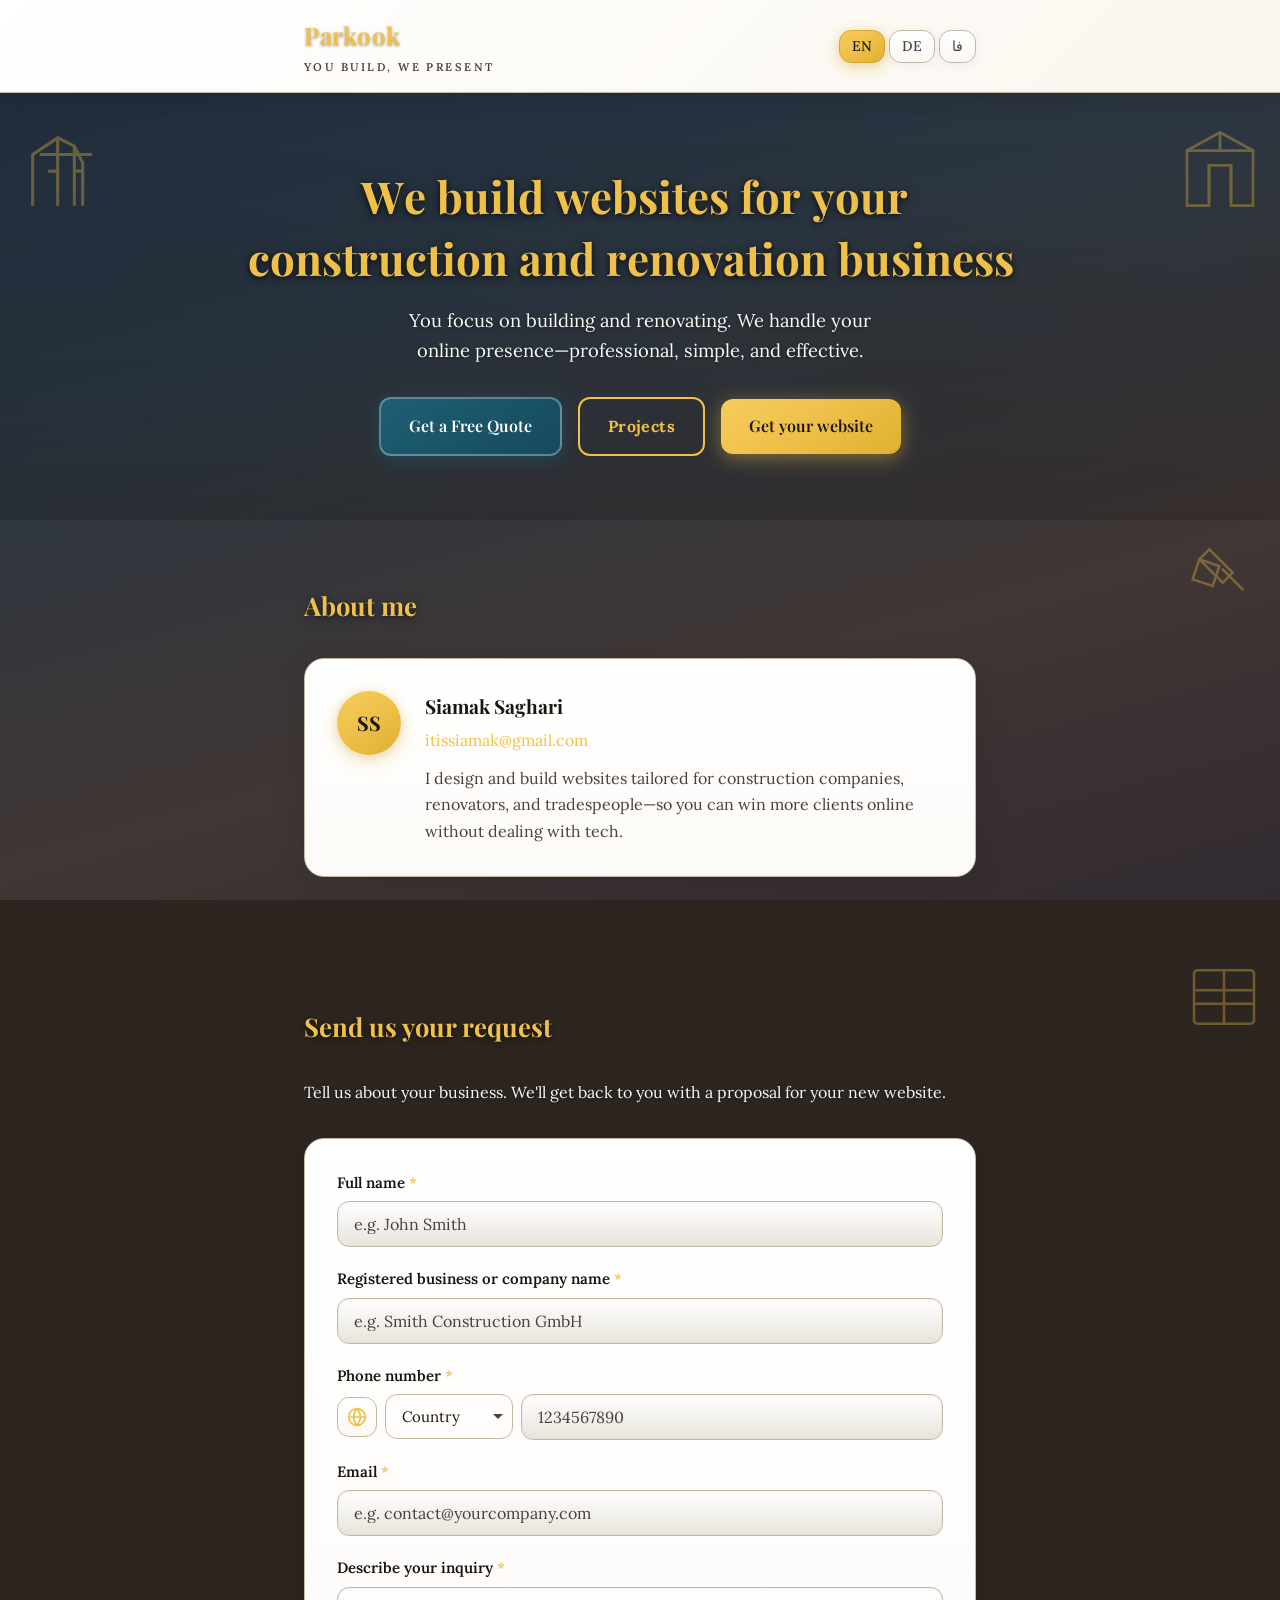
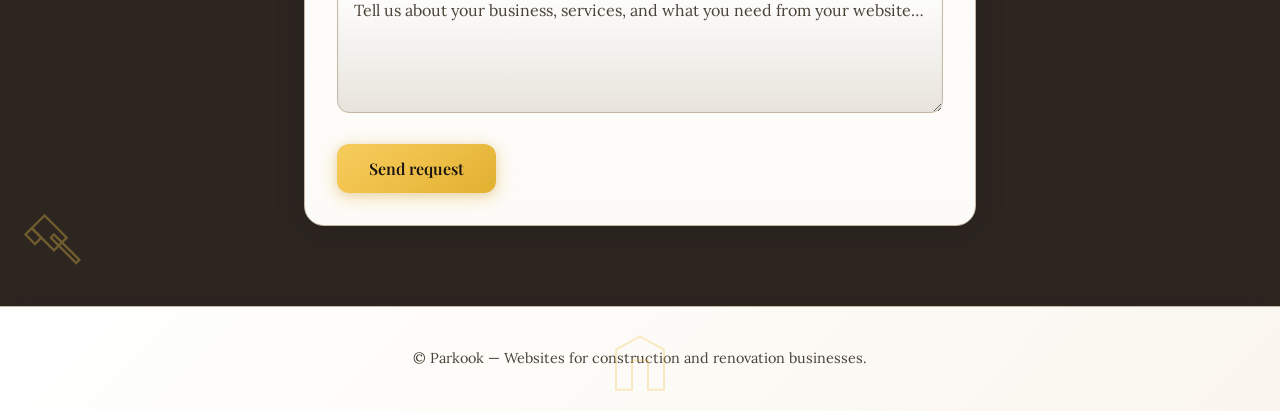
<file: index.html>
<!DOCTYPE html>
<html lang="en">
<head>
  <meta charset="UTF-8">
  <meta name="viewport" content="width=device-width, initial-scale=1.0">
  <title>Parkook — Websites for Construction & Renovation</title>
  <link rel="preconnect" href="https://fonts.googleapis.com">
  <link rel="preconnect" href="https://fonts.gstatic.com" crossorigin>
  <link href="https://fonts.googleapis.com/css2?family=Playfair+Display:ital,wght@0,400;0,500;0,600;0,700;1,400&family=Lora:ital,wght@0,400;0,500;0,600;0,700;1,400&display=swap" rel="stylesheet">
  <link rel="stylesheet" href="styles.css">
</head>
<body>
  <div class="page-bg" aria-hidden="true">
    <div class="bg-layer bg-construction" id="bgConstruction"></div>
    <div class="bg-layer bg-progress" id="bgProgress"></div>
    <div class="bg-layer bg-completed" id="bgCompleted"></div>
    <div class="bg-overlay"></div>
  </div>
  <div class="page-content">
  <header class="header">
    <div class="container header-inner">
      <a href="#" class="brand">
        <span class="logo">Parkook</span>
        <span class="motto" data-i18n="motto">YOU BUILD, WE PRESENT</span>
      </a>
      <nav class="lang-nav" aria-label="Language selection">
        <button type="button" class="lang-btn active" data-lang="en" aria-label="English">EN</button>
        <button type="button" class="lang-btn" data-lang="de" aria-label="German">DE</button>
        <button type="button" class="lang-btn" data-lang="fa" aria-label="Persian">فا</button>
      </nav>
    </div>
  </header>

  <main>
    <section class="hero">
      <span class="deco-icon deco-crane" aria-hidden="true">
        <svg viewBox="0 0 48 48" fill="none" stroke="currentColor" stroke-width="1.5" stroke-linecap="round"><path d="M8 42V18l12-8 8 4 4 8v20M20 10v32M28 14v28M12 18h24M16 26h4M28 26h4"/></svg>
      </span>
      <span class="deco-icon deco-building" aria-hidden="true">
        <svg viewBox="0 0 48 48" fill="none" stroke="currentColor" stroke-width="1.5"><path d="M24 4L6 14v30h12V22h12v22h12V14L24 4z"/><path d="M24 4v10M6 14h36M18 22v20M30 22v20"/></svg>
      </span>
      <div class="container">
        <h1 class="hero-title" id="heroTitle" data-i18n="hero.title">We build websites for your construction and renovation business</h1>
        <p class="hero-subtitle" data-i18n="hero.subtitle">You focus on building and renovating. We handle your online presence—professional, simple, and effective.</p>
        <div class="hero-buttons">
          <a href="#request" class="cta-button cta-button-quote" data-i18n="hero.quote">Get a Free Quote</a>
          <a href="project-demo.html" class="cta-button cta-button-secondary" target="_blank" rel="noopener" data-i18n="hero.projects">Projects</a>
          <a href="#request" class="cta-button" data-i18n="hero.cta">Get your website</a>
        </div>
      </div>
    </section>

    <section class="about scroll-reveal" id="about">
      <span class="deco-icon deco-hammer" aria-hidden="true">
        <svg viewBox="0 0 48 48" fill="none" stroke="currentColor" stroke-width="1.5" stroke-linecap="round"><path d="M20 8l-6 6 14 14 6-6-14-14z"/><path d="M14 14l-4 12 12 4 4-12-12-4z"/><path d="M28 20l12 12"/></svg>
      </span>
      <div class="container">
        <h2 class="section-title" data-i18n="about.title">About me</h2>
        <div class="about-card">
          <div class="about-avatar">SS</div>
          <div class="about-content">
            <p class="about-name">Siamak Saghari</p>
            <p class="about-email"><a href="mailto:itissiamak@gmail.com">itissiamak@gmail.com</a></p>
            <p class="about-text" data-i18n="about.text">I design and build websites tailored for construction companies, renovators, and tradespeople—so you can win more clients online without dealing with tech.</p>
          </div>
        </div>
      </div>
    </section>

    <section class="request scroll-reveal" id="request">
      <span class="deco-icon deco-screwdriver" aria-hidden="true">
        <svg viewBox="0 0 48 48" fill="none" stroke="currentColor" stroke-width="1.5" stroke-linecap="round"><path d="M18 6l-8 8 14 14 8-8-14-14z"/><path d="M10 14l-4 4 6 6 4-4-6-6z"/><path d="M26 20l14 14-2 2-16-16 2-2z"/></svg>
      </span>
      <span class="deco-icon deco-window" aria-hidden="true">
        <svg viewBox="0 0 48 48" fill="none" stroke="currentColor" stroke-width="1.5"><rect x="6" y="8" width="36" height="32" rx="2"/><path d="M6 20h36M24 8v32M6 28h36"/></svg>
      </span>
      <div class="container">
        <h2 class="section-title" data-i18n="request.title">Send us your request</h2>
        <p class="request-intro" data-i18n="request.intro">Tell us about your business. We’ll get back to you with a proposal for your new website.</p>
        <form class="request-form" id="requestForm" novalidate>
          <div class="form-row">
            <label for="fullname">
              <span class="label-text" data-i18n="form.fullname">Full name</span>
              <span class="required">*</span>
            </label>
            <input type="text" id="fullname" name="fullname" required autocomplete="name" placeholder="">
          </div>
          <div class="form-row">
            <label for="company">
              <span class="label-text" data-i18n="form.company">Registered business or company name</span>
              <span class="required">*</span>
            </label>
            <input type="text" id="company" name="company" required autocomplete="organization" placeholder="">
          </div>
          <div class="form-row">
            <label for="phoneNumber">
              <span class="label-text" data-i18n="form.phone">Phone number</span>
              <span class="required">*</span>
            </label>
            <div class="phone-input-group">
              <span class="phone-country-icon" aria-hidden="true">
                <svg viewBox="0 0 24 24" fill="none" stroke="currentColor" stroke-width="2" stroke-linecap="round"><circle cx="12" cy="12" r="10"/><path d="M2 12h20M12 2a15.3 15.3 0 0 1 4 10 15.3 15.3 0 0 1-4 10 15.3 15.3 0 0 1-4-10 15.3 15.3 0 0 1 4-10z"/></svg>
              </span>
              <select id="phoneCountry" name="phoneCountry" class="phone-country" required aria-label="Country code">
                <option value="" data-i18n="form.phone.country">Country</option>
              </select>
              <input type="tel" id="phoneNumber" name="phoneNumber" class="phone-number" inputmode="numeric" maxlength="10" required autocomplete="tel-national" placeholder="" aria-label="10-digit number">
            </div>
          </div>
          <div class="form-row">
            <label for="email">
              <span class="label-text" data-i18n="form.email">Email</span>
              <span class="required">*</span>
            </label>
            <input type="email" id="email" name="email" required autocomplete="email" placeholder="">
          </div>
          <div class="form-row form-row-full">
            <label for="inquiry">
              <span class="label-text" data-i18n="form.inquiry">Describe your inquiry</span>
              <span class="required">*</span>
            </label>
            <textarea id="inquiry" name="inquiry" rows="5" required placeholder=""></textarea>
          </div>
          <div class="form-actions">
            <button type="submit" class="submit-btn" data-i18n="form.submit">Send request</button>
          </div>
        </form>
      </div>
    </section>
  </main>

  <footer class="footer">
    <span class="deco-icon deco-building-footer" aria-hidden="true">
      <svg viewBox="0 0 48 48" fill="none" stroke="currentColor" stroke-width="1.5"><path d="M24 4L6 14v30h12V22h12v22h12V14L24 4z"/></svg>
    </span>
    <div class="container">
      <p class="footer-text" data-i18n="footer">© Parkook — Websites for construction and renovation businesses.</p>
    </div>
  </footer>
  </div>

  <div class="modal-overlay" id="thankYouModal" role="dialog" aria-modal="true" aria-labelledby="modalTitle" hidden>
    <div class="modal">
      <div class="modal-icon">
        <svg viewBox="0 0 48 48" fill="none" stroke="currentColor" stroke-width="2" stroke-linecap="round" stroke-linejoin="round"><path d="M10 24l10 10 18-22"/></svg>
      </div>
      <h2 class="modal-title" id="modalTitle">Thank you!</h2>
      <p class="modal-message" id="modalMessage">We have received your request. We will contact you soon.</p>
      <button type="button" class="modal-close" id="modalClose" data-i18n="modal.close">Close</button>
    </div>
  </div>

  <script src="script.js"></script>
</body>
</html>
</file>
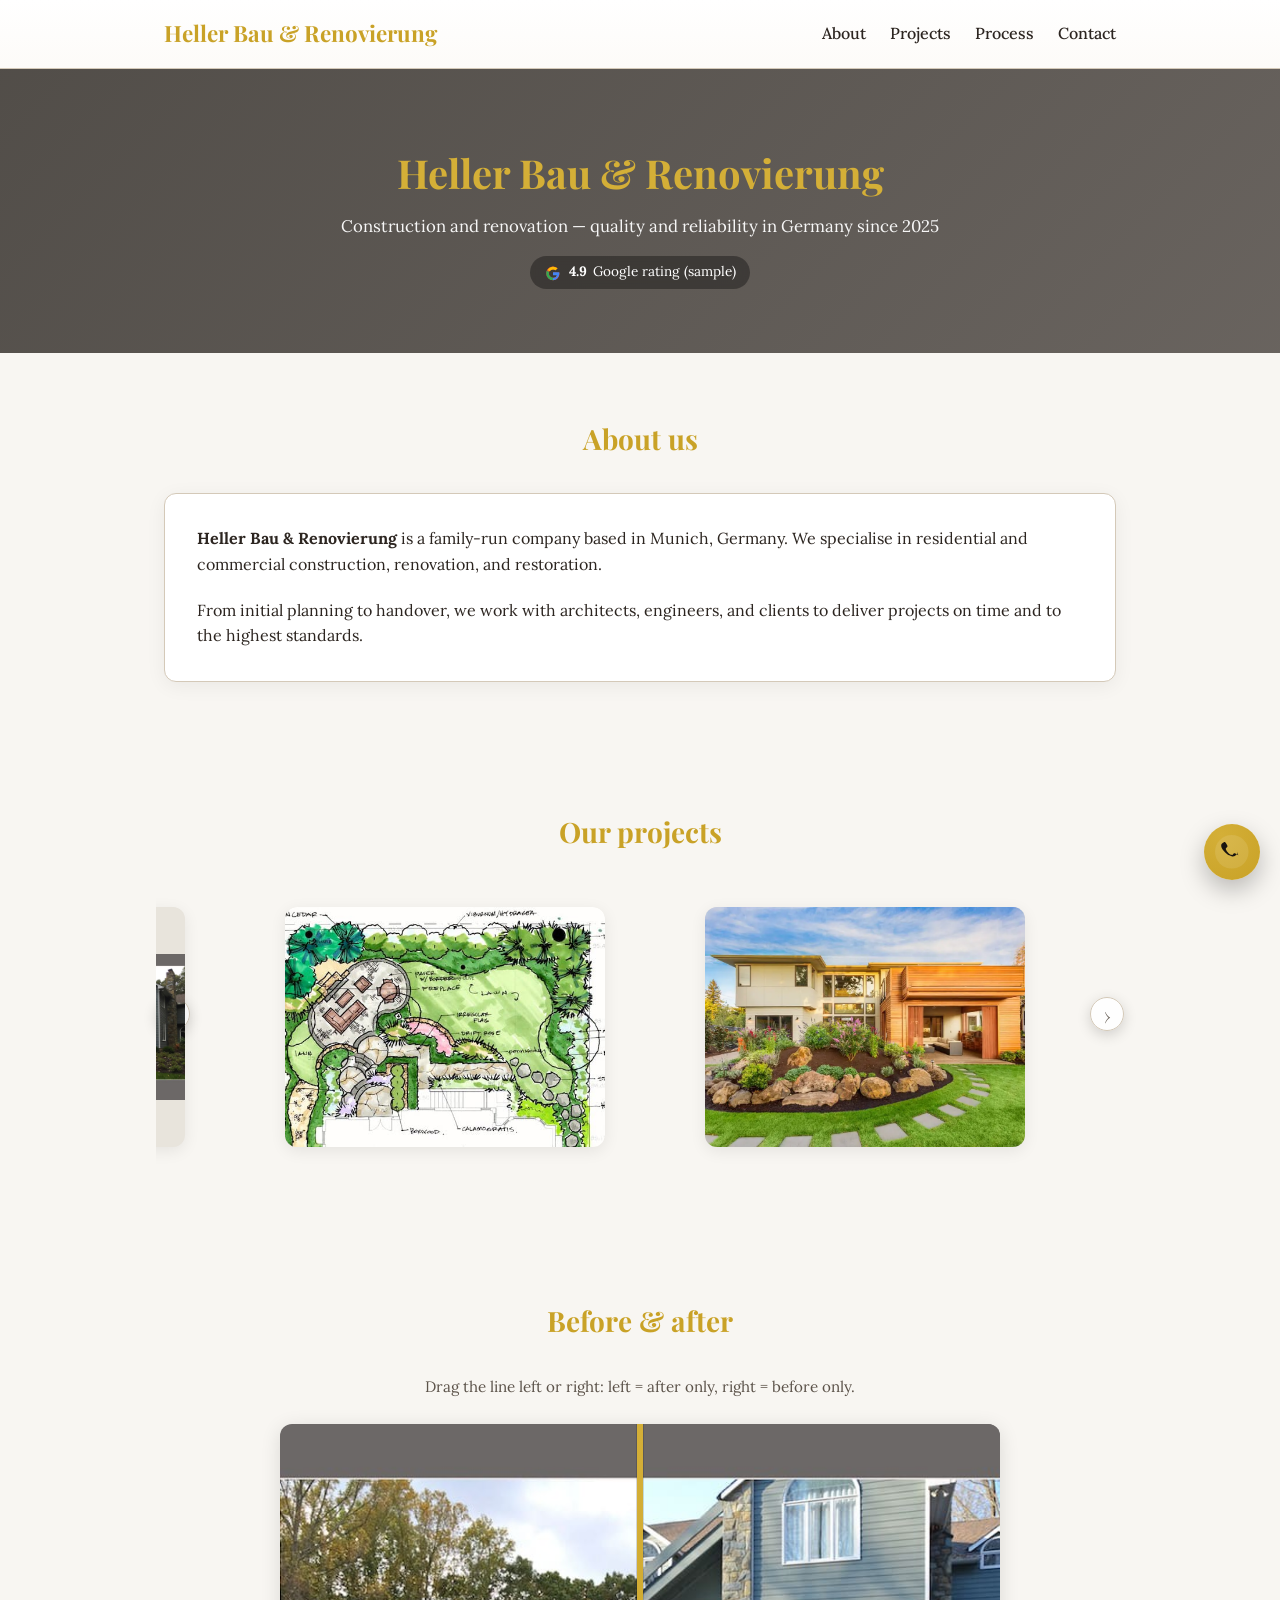
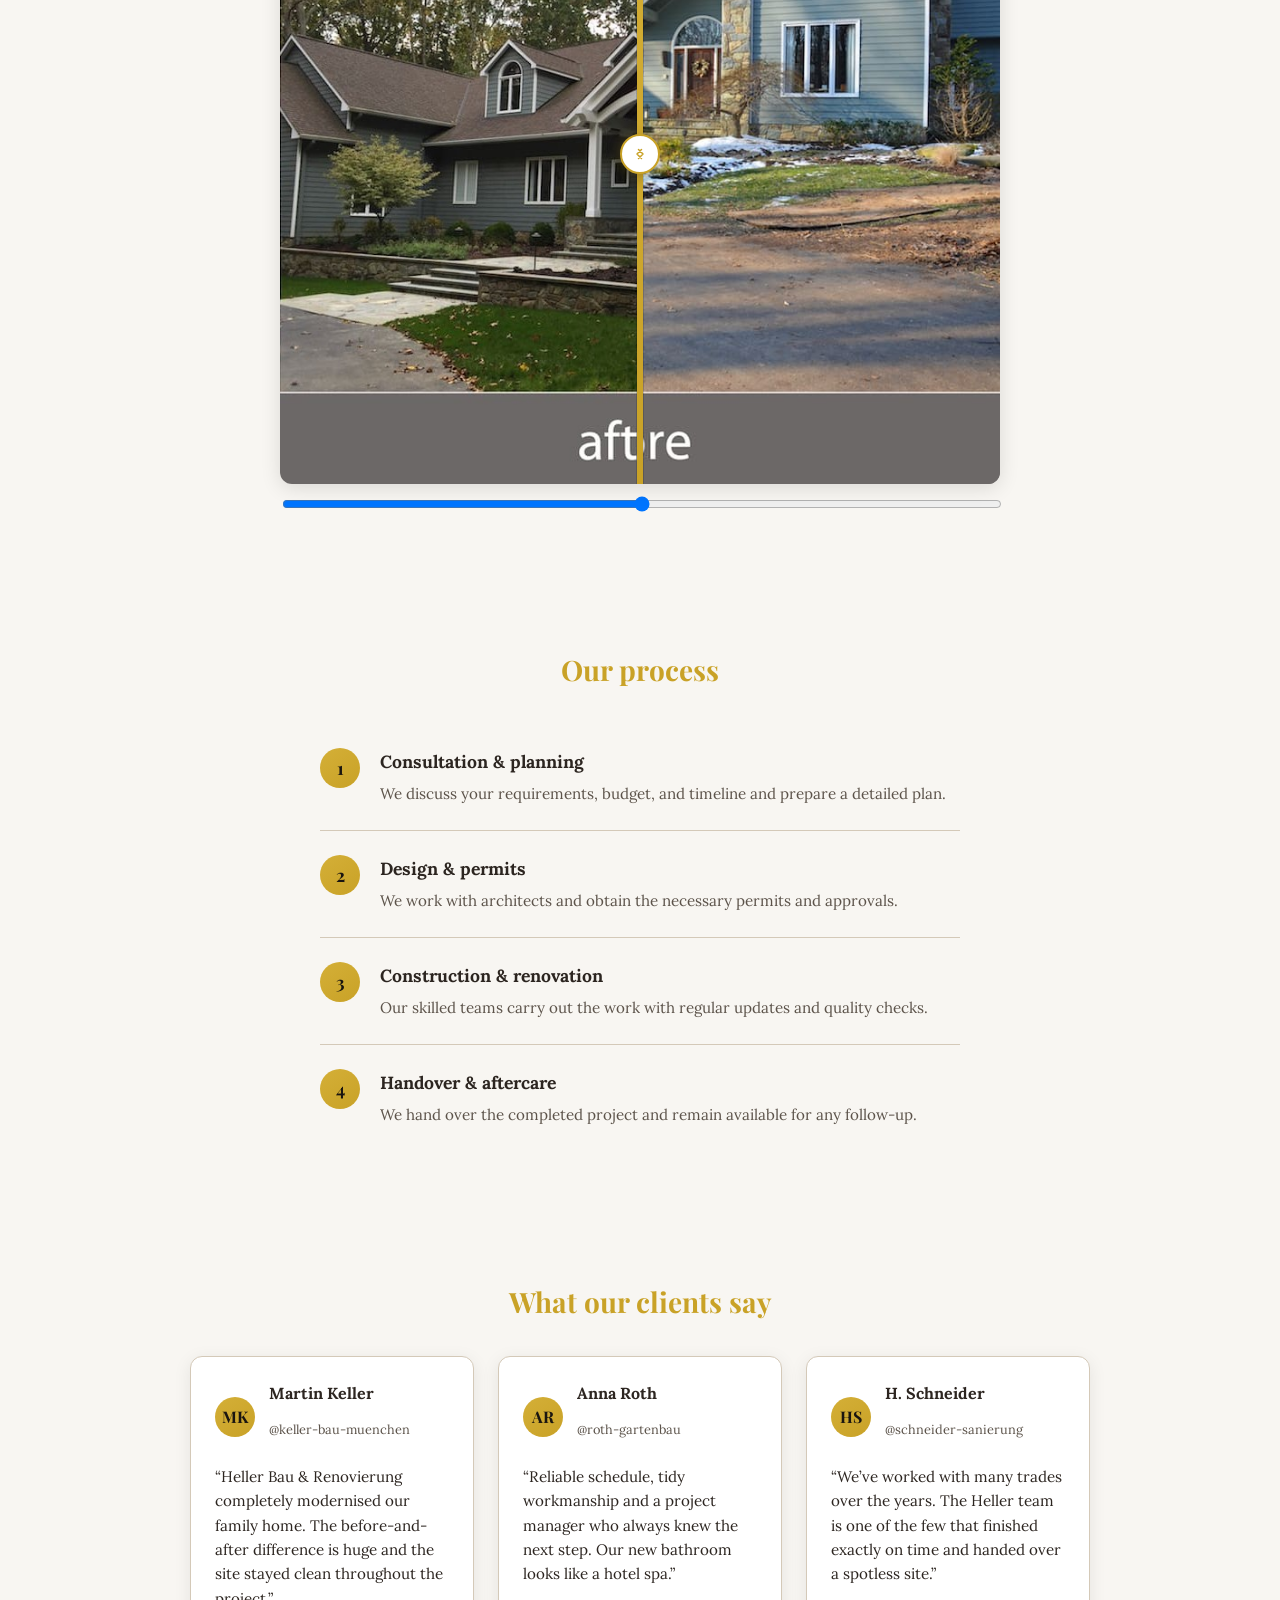
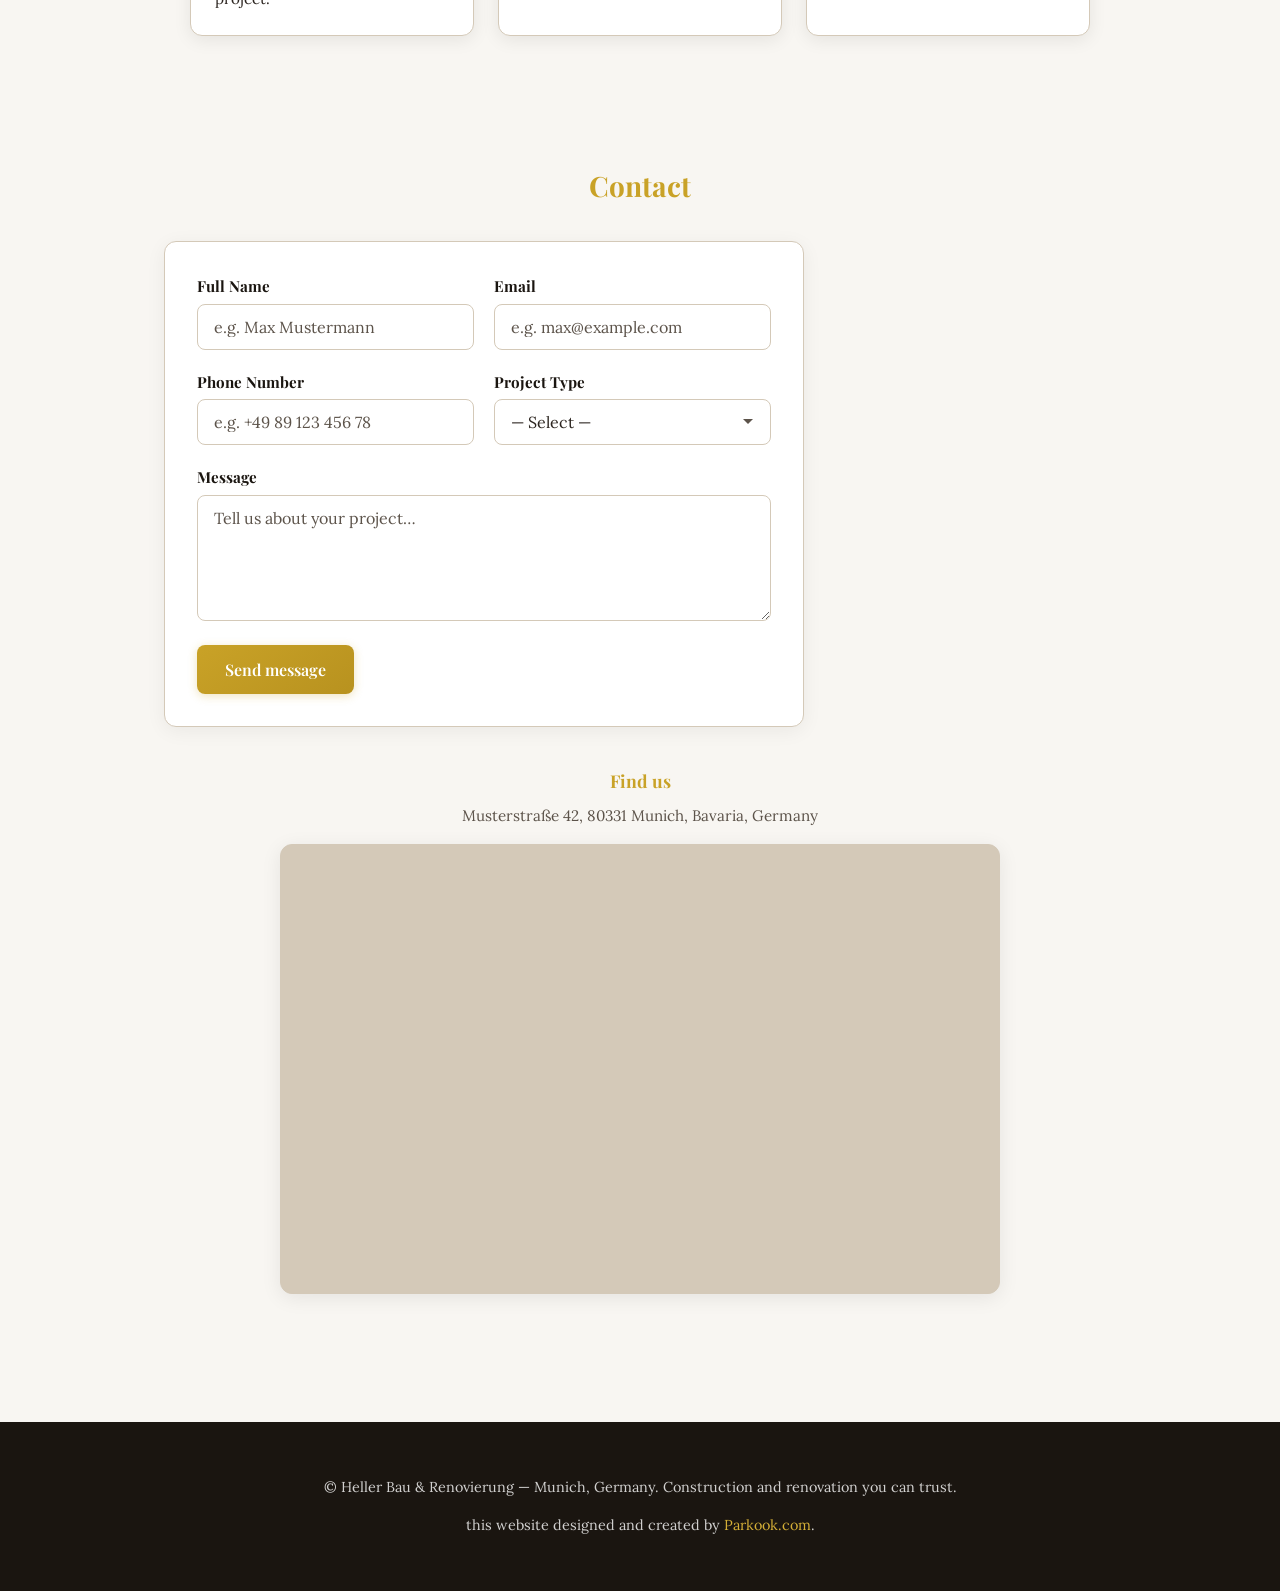
<file: project-demo.html>
<!DOCTYPE html>
<html lang="en">
<head>
  <meta charset="UTF-8">
  <meta name="viewport" content="width=device-width, initial-scale=1.0">
  <title>Heller Bau & Renovierung — Construction & Renovation</title>
  <link rel="preconnect" href="https://fonts.googleapis.com">
  <link rel="preconnect" href="https://fonts.gstatic.com" crossorigin>
  <link href="https://fonts.googleapis.com/css2?family=Playfair+Display:wght@600;700&family=Lora:wght@400;500;600&display=swap" rel="stylesheet">
  <style>
    :root {
      --gold: #c9a227;
      --gold-light: #d4af37;
      --dark: #1a1510;
      --text: #2c2520;
      --muted: #5c534a;
      --bg: #f8f6f2;
      --white: #ffffff;
      --border: #d4c9b8;
    }
    * { box-sizing: border-box; }
    body { margin: 0; font-family: 'Lora', Georgia, serif; font-weight: 400; color: var(--text); background: var(--bg); line-height: 1.6; }
    .wrap { max-width: 1000px; margin: 0 auto; padding: 0 1.5rem; }

    .site-header {
      background: linear-gradient(180deg, var(--white) 0%, #fdfbf8 100%);
      border-bottom: 1px solid var(--border);
      padding: 1rem 0;
      position: sticky;
      top: 0;
      z-index: 100;
    }
    .site-header .wrap { display: flex; justify-content: space-between; align-items: center; }
    .site-logo { font-family: 'Playfair Display', serif; font-weight: 700; font-size: 1.4rem; color: var(--gold); }
    .site-nav { display: flex; gap: 1.5rem; }
    .site-nav a { color: var(--text); text-decoration: none; font-weight: 500; }
    .site-nav a:hover { color: var(--gold); }

    .hero-banner {
      background: linear-gradient(135deg, rgba(26,21,16,0.75) 0%, rgba(44,37,32,0.7) 100%),
        url('https://images.unsplash.com/photo-1504307651254-35680f356dfd?w=1200&q=80') center/cover;
      color: var(--white);
      padding: 4.5rem 0 4rem;
      text-align: center;
    }
    .hero-banner h1 {
      font-family: 'Playfair Display', serif;
      font-weight: 700;
      font-size: clamp(1.75rem, 4vw, 2.5rem);
      margin: 0 0 0.5rem;
      color: var(--gold-light);
    }
    .hero-banner p { margin: 0; font-size: 1.05rem; font-weight: 400; opacity: 0.95; }
    .hero-social-proof {
      margin-top: 1rem;
      display: flex;
      justify-content: center;
    }
    .hero-google-badge {
      display: inline-flex;
      align-items: center;
      gap: 0.4rem;
      padding: 0.35rem 0.9rem;
      border-radius: 999px;
      background: rgba(0,0,0,0.35);
      backdrop-filter: blur(6px);
      color: var(--white);
      font-size: 0.85rem;
    }
    .hero-google-icon {
      width: 18px;
      height: 18px;
      display: inline-flex;
    }
    .hero-google-icon svg {
      width: 100%;
      height: 100%;
    }
    .hero-google-text strong {
      font-weight: 700;
      margin-right: 0.15rem;
    }

    .section { padding: 4rem 0; }
    .section h2 { font-family: 'Playfair Display', serif; font-weight: 700; font-size: 1.75rem; color: var(--gold); margin: 0 0 2rem; text-align: center; }

    .about-block {
      background: var(--white);
      padding: 2rem;
      border-radius: 12px;
      box-shadow: 0 4px 20px rgba(0,0,0,0.06);
      border: 1px solid var(--border);
    }
    .about-block p { margin: 0 0 1.25rem; font-weight: 400; color: var(--text); }
    .about-block p:last-child { margin-bottom: 0; }

    .gallery {
      position: relative;
      overflow: visible;
    }
    .gallery-scroll {
      width: 100%;
      max-width: 100%;
      overflow-x: auto;
      overflow-y: visible;
      scroll-behavior: smooth;
      scrollbar-width: none;
      -webkit-overflow-scrolling: touch;
      margin: 0 -0.5rem;
    }
    .gallery-scroll::-webkit-scrollbar {
      display: none;
    }
    .gallery-track {
      display: flex;
      gap: 1.25rem;
      padding: 0.25rem 0.5rem 0.5rem;
      overflow: visible;
    }
    .gallery-item {
      border-radius: 12px;
      overflow: hidden;
      box-shadow: 0 4px 16px rgba(0,0,0,0.08);
      aspect-ratio: 4/3;
      background: #e8e4dc;
      position: relative;
      transition: box-shadow 0.35s ease, transform 0.35s ease;
      z-index: 1;
      transform-origin: center center;
      flex: 0 0 320px;
    }
    .gallery-item img {
      width: 100%;
      height: 100%;
      object-fit: cover;
      display: block;
      transition: transform 0.35s ease;
    }
    .gallery-item:hover {
      transform: scale(1.55);
      z-index: 10;
      box-shadow: 0 20px 48px rgba(0,0,0,0.28);
    }
    .gallery-item:hover img {
      transform: none;
    }
    .gallery-item-before-after img {
      object-fit: contain;
    }
    .gallery-caption { padding: 0.75rem; background: var(--white); font-size: 0.9rem; color: var(--muted); text-align: center; border: 1px solid var(--border); border-top: none; border-radius: 0 0 12px 12px; }

    .gallery-arrow {
      position: absolute;
      top: 45%;
      transform: translateY(-50%);
      width: 34px;
      height: 34px;
      border-radius: 50%;
      border: 1px solid var(--border);
      background: rgba(255,255,255,0.9);
      display: flex;
      align-items: center;
      justify-content: center;
      font-family: 'Playfair Display', serif;
      font-size: 1.3rem;
      color: var(--muted);
      cursor: pointer;
      box-shadow: 0 4px 14px rgba(0,0,0,0.16);
    }
    .gallery-arrow-left { left: -0.5rem; }
    .gallery-arrow-right { right: -0.5rem; }

    .process-list { max-width: 640px; margin: 0 auto; }
    .process-step {
      display: flex;
      gap: 1.25rem;
      align-items: flex-start;
      padding: 1.5rem 0;
      border-bottom: 1px solid var(--border);
    }
    .process-step:last-child { border-bottom: none; }
    .process-num {
      width: 2.5rem;
      height: 2.5rem;
      background: linear-gradient(145deg, var(--gold-light), var(--gold));
      color: var(--dark);
      font-family: 'Playfair Display', serif;
      font-weight: 700;
      font-size: 1.1rem;
      border-radius: 50%;
      display: flex;
      align-items: center;
      justify-content: center;
      flex-shrink: 0;
    }
    .process-step h3 { margin: 0 0 0.35rem; font-weight: 700; font-size: 1.1rem; color: var(--text); }
    .process-step p { margin: 0; font-weight: 400; color: var(--muted); font-size: 0.95rem; }

    .contact-block {
      background: var(--white);
      padding: 2rem;
      margin-top: 0.5rem;
      border-radius: 12px;
      box-shadow: 0 4px 20px rgba(0,0,0,0.06);
      border: 1px solid var(--border);
      max-width: 640px;
    }
    .contact-map {
      margin-top: 2.5rem;
      text-align: center;
    }
    .contact-map-heading {
      font-family: 'Playfair Display', serif;
      font-weight: 700;
      font-size: 1.1rem;
      color: var(--gold);
      margin: 0 0 0.5rem;
    }
    .contact-map-address {
      font-weight: 400;
      font-size: 0.95rem;
      color: var(--muted);
      margin: 0 0 1rem;
    }
    .contact-map-wrap {
      position: relative;
      width: 100%;
      max-width: 720px;
      margin: 0 auto;
      border-radius: 12px;
      overflow: hidden;
      box-shadow: 0 4px 20px rgba(0,0,0,0.08);
      border: 1px solid var(--border);
      aspect-ratio: 16 / 10;
      background: var(--border);
    }
    .contact-map-wrap iframe {
      position: absolute;
      top: 0;
      left: 0;
      width: 100%;
      height: 100%;
      border: 0;
      display: block;
    }
    @media (max-width: 768px) {
      .contact-map { margin-top: 2rem; }
      .contact-map-wrap { aspect-ratio: 4 / 3; }
    }
    .contact-form { display: flex; flex-direction: column; gap: 1.25rem; }
    .form-row { display: flex; flex-wrap: wrap; gap: 1.25rem; }
    .form-row-half .form-group { flex: 1 1 calc(50% - 0.625rem); min-width: 0; }
    .form-group { display: flex; flex-direction: column; gap: 0.35rem; }
    .form-label {
      font-family: 'Playfair Display', serif;
      font-size: 0.95rem;
      font-weight: 700;
      color: var(--dark);
    }
    .form-input {
      width: 100%;
      padding: 0.75rem 1rem;
      font-family: 'Lora', Georgia, serif;
      font-size: 1rem;
      font-weight: 400;
      color: var(--text);
      background: var(--white);
      border: 1px solid var(--border);
      border-radius: 8px;
      transition: border-color 0.2s ease, box-shadow 0.2s ease;
    }
    .form-input::placeholder { color: var(--muted); }
    .form-input:focus {
      outline: none;
      border-color: var(--gold);
      box-shadow: 0 0 0 3px rgba(201, 162, 39, 0.15);
    }
    .form-select { cursor: pointer; appearance: none; background-image: url("data:image/svg+xml,%3Csvg xmlns='http://www.w3.org/2000/svg' width='12' height='12' viewBox='0 0 12 12'%3E%3Cpath fill='%235c534a' d='M6 8L1 3h10z'/%3E%3C/svg%3E"); background-repeat: no-repeat; background-position: right 1rem center; padding-right: 2.25rem; }
    .form-textarea { resize: vertical; min-height: 120px; }
    .form-actions { margin-top: 0.25rem; }
    .form-submit {
      padding: 0.875rem 1.75rem;
      font-family: 'Playfair Display', serif;
      font-weight: 600;
      font-size: 1rem;
      color: var(--white);
      background: linear-gradient(145deg, var(--gold) 0%, #b8921f 100%);
      border: none;
      border-radius: 8px;
      cursor: pointer;
      box-shadow: 0 2px 10px rgba(201, 162, 39, 0.3);
      transition: transform 0.2s ease, box-shadow 0.2s ease;
    }
    .form-submit:hover {
      transform: translateY(-1px);
      box-shadow: 0 4px 14px rgba(201, 162, 39, 0.35);
    }

    .site-footer {
      background: var(--dark);
      color: rgba(255,255,255,0.8);
      padding: 2.5rem 0;
      margin-top: 4rem;
      text-align: center;
      font-size: 0.9rem;
      font-weight: 400;
    }
    .site-footer a { color: var(--gold-light); text-decoration: none; }

    /* Before/after comparison — left = after, right = before */
    .compare-section-note {
      max-width: 640px;
      margin: 0 auto 1.5rem;
      font-size: 0.95rem;
      font-weight: 400;
      color: var(--muted);
      text-align: center;
    }
    .compare-wrapper {
      max-width: 720px;
      margin: 0 auto;
    }
    .compare-inner {
      position: relative;
      border-radius: 12px;
      overflow: hidden;
      box-shadow: 0 4px 20px rgba(0,0,0,0.12);
      cursor: ew-resize;
      touch-action: none;
    }
    .compare-img {
      width: 100%;
      height: auto;
      display: block;
      user-select: none;
      pointer-events: none;
      vertical-align: middle;
    }
    .compare-inner .compare-img:first-child {
      display: block;
      width: 100%;
    }
    .compare-img-before {
      position: absolute;
      top: 0;
      left: 0;
      width: 100%;
      height: 100%;
      object-fit: cover;
      clip-path: inset(0 0 0 calc(100% - var(--compare-position, 50%)));
      transition: clip-path 0.05s linear;
    }
    .compare-handle {
      position: absolute;
      top: 0;
      bottom: 0;
      left: var(--compare-position, 50%);
      width: 6px;
      margin-left: -3px;
      background: linear-gradient(180deg, var(--gold-light), var(--gold));
      box-shadow: 0 0 0 1px rgba(0,0,0,0.15);
      pointer-events: none;
      animation: compare-handle-glow 2s ease-in-out infinite;
    }
    @keyframes compare-handle-glow {
      0%, 100% { box-shadow: 0 0 0 1px rgba(0,0,0,0.15), 0 0 8px var(--gold), 0 0 12px rgba(201,162,39,0.4); }
      50% { box-shadow: 0 0 0 1px rgba(0,0,0,0.15), 0 0 14px var(--gold-light), 0 0 24px rgba(201,162,39,0.6); }
    }
    .compare-handle::before {
      content: '';
      position: absolute;
      left: 50%;
      top: 50%;
      transform: translate(-50%, -50%);
      width: 36px;
      height: 36px;
      border-radius: 50%;
      background: var(--white);
      border: 2px solid var(--gold);
      box-shadow: 0 4px 14px rgba(0,0,0,0.25), 0 0 12px rgba(201,162,39,0.3);
    }
    .compare-handle-icon {
      position: absolute;
      left: 50%;
      top: 50%;
      transform: translate(-50%, -50%);
      width: 18px;
      height: 18px;
      display: flex;
      align-items: center;
      justify-content: center;
      pointer-events: none;
      z-index: 1;
    }
    .compare-handle-icon svg {
      width: 100%;
      height: 100%;
      display: block;
      color: var(--gold);
    }
    .compare-range {
      width: 100%;
      margin-top: 0.75rem;
    }

    /* Testimonials */
    .testimonials {
      max-width: 900px;
      margin: 0 auto;
      display: grid;
      grid-template-columns: repeat(auto-fit, minmax(260px, 1fr));
      gap: 1.5rem;
    }
    .testimonial-card {
      background: var(--white);
      border-radius: 12px;
      padding: 1.5rem;
      box-shadow: 0 4px 18px rgba(0,0,0,0.08);
      border: 1px solid var(--border);
    }
    .testimonial-header {
      display: flex;
      align-items: center;
      gap: 0.85rem;
      margin-bottom: 0.75rem;
    }
    .testimonial-avatar {
      width: 40px;
      height: 40px;
      border-radius: 50%;
      background: linear-gradient(145deg, var(--gold-light), var(--gold));
      display: flex;
      align-items: center;
      justify-content: center;
      font-family: 'Playfair Display', serif;
      font-weight: 700;
      font-size: 1rem;
      color: var(--dark);
    }
    .testimonial-name {
      font-weight: 700;
      margin: 0;
    }
    .testimonial-id {
      font-size: 0.8rem;
      font-weight: 400;
      color: var(--muted);
    }
    .testimonial-text {
      margin: 0.25rem 0 0;
      font-size: 0.95rem;
      font-weight: 400;
      color: var(--text);
    }

    /* Floating call button */
    .call-fab {
      position: fixed;
      right: 1.25rem;
      bottom: 1.25rem;
      width: 56px;
      height: 56px;
      border-radius: 50%;
      box-shadow: 0 10px 24px rgba(0,0,0,0.25);
      display: flex;
      align-items: center;
      justify-content: center;
      background: radial-gradient(circle at 30% 20%, var(--gold-light), var(--gold));
      z-index: 120;
    }
    .call-fab svg {
      width: 60%;
      height: 60%;
    }

    /* Responsive adjustments */
    @media (max-width: 768px) {
      .wrap {
        padding: 0 1rem;
      }
      .site-header .wrap {
        flex-direction: column;
        align-items: center;
        gap: 0.25rem;
        text-align: center;
      }
      .site-nav {
        gap: 1rem;
        flex-wrap: wrap;
        font-size: 0.9rem;
      }
      .hero-banner {
        padding: 3rem 0;
      }
      .section {
        padding: 3rem 0;
      }
      .about-block,
      .contact-block {
        padding: 1.5rem;
      }
      .form-row-half .form-group {
        flex: 1 1 100%;
      }
      .process-step {
        align-items: flex-start;
        gap: 0.9rem;
      }
    }

    @media (max-width: 480px) {
      .site-logo {
        font-size: 1.2rem;
      }
      .section h2 {
        font-size: 1.5rem;
      }
      .hero-banner {
        padding: 2rem 0;
      }
    }

    /* Scroll reveal: fade in on scroll */
    .scroll-reveal {
      opacity: 0;
      transform: translateY(24px);
      transition: opacity 0.6s ease-out, transform 0.6s ease-out;
    }
    .scroll-reveal.is-visible {
      opacity: 1;
      transform: translateY(0);
    }
    @media (prefers-reduced-motion: reduce) {
      .scroll-reveal { opacity: 1; transform: none; transition: none; }
      .scroll-reveal.is-visible { opacity: 1; }
    }
  </style>
</head>
<body>
  <header class="site-header">
    <div class="wrap">
      <span class="site-logo">Heller Bau & Renovierung</span>
      <nav class="site-nav" aria-label="Main navigation">
        <a href="#about">About</a>
        <a href="#projects">Projects</a>
        <a href="#process">Process</a>
        <a href="#contact">Contact</a>
      </nav>
    </div>
  </header>

  <main>
  <section class="hero-banner">
    <div class="wrap">
      <h1>Heller Bau & Renovierung</h1>
      <p>Construction and renovation — quality and reliability in Germany since 2025</p>
      <div class="hero-social-proof">
        <div class="hero-google-badge">
          <span class="hero-google-icon" aria-hidden="true">
            <svg viewBox="0 0 24 24" fill="none">
              <path fill="#EA4335" d="M12 11.1v3.8h5.3A4.9 4.9 0 0 1 12 19.5 5.5 5.5 0 0 1 6.5 14 5.5 5.5 0 0 1 12 8.5c1.3 0 2.5.5 3.4 1.3l2.7-2.7A9 9 0 0 0 3 14a9 9 0 0 0 9 9c4.6 0 8.5-3.4 8.5-8.6 0-.6-.1-1.1-.2-1.6H12Z"/>
              <path fill="#FBBC05" d="M4.7 9.3 7.7 11A5.5 5.5 0 0 1 12 8.5c1.3 0 2.5.5 3.4 1.3l2.7-2.7A9 9 0 0 0 4.7 9.3Z"/>
              <path fill="#4285F4" d="M20.5 12.4H12v3.8h5.3A4.9 4.9 0 0 1 12 19.5v3.5a9 9 0 0 0 8.5-8.6c0-.6-.1-1.1-.2-1.6Z"/>
              <path fill="#34A853" d="M12 23a9 9 0 0 1-9-9c0-1.4.3-2.7.8-3.9l3 1.8A5.5 5.5 0 0 0 12 19.5V23Z"/>
            </svg>
          </span>
          <span class="hero-google-text"><strong>4.9</strong> Google rating (sample)</span>
        </div>
      </div>
    </div>
  </section>

  <section class="section scroll-reveal" id="about">
    <div class="wrap">
      <h2>About us</h2>
      <div class="about-block">
        <p><strong>Heller Bau & Renovierung</strong> is a family-run company based in Munich, Germany. We specialise in residential and commercial construction, renovation, and restoration.</p>
        <p>From initial planning to handover, we work with architects, engineers, and clients to deliver projects on time and to the highest standards.</p>
      </div>
    </div>
  </section>

  <section class="section scroll-reveal" id="projects">
    <div class="wrap">
      <h2>Our projects</h2>
      <div class="gallery">
        <button class="gallery-arrow gallery-arrow-left" id="galleryPrev" type="button" aria-label="Previous projects">‹</button>
        <button class="gallery-arrow gallery-arrow-right" id="galleryNext" type="button" aria-label="Next projects">›</button>
        <div class="gallery-scroll" id="galleryScroll">
        <div class="gallery-track">
          <figure class="gallery-item gallery-item-before-after">
            <img src="assets/03-BRESS-front-yard-landscape.jpg" alt="Residential front yard landscaping and construction project in Munich, Germany">
            <figcaption class="gallery-caption">Residential build — Munich, Germany</figcaption>
          </figure>
          <figure class="gallery-item">
            <img src="assets/01-LANDSCAPING-DESIGN-MasterPlan.jpg" alt="Garden and landscape design master plan for residential construction">
            <figcaption class="gallery-caption">Garden &amp; landscape master plan</figcaption>
          </figure>
          <figure class="gallery-item">
            <img src="assets/front-yard-landscaping.webp" alt="Completed front yard landscaping project in Bavaria">
            <figcaption class="gallery-caption">Completed project — Bavaria</figcaption>
          </figure>
          <figure class="gallery-item">
            <img src="assets/04-steps-stacked-stone-walls.jpg" alt="Garden steps and stacked stone walls — outdoor landscaping and construction">
            <figcaption class="gallery-caption">Garden &amp; outdoor area — landscaping project</figcaption>
          </figure>
          <!-- Duplicate items for smooth looping -->
          <figure class="gallery-item gallery-item-before-after">
            <img src="assets/03-BRESS-front-yard-landscape.jpg" alt="Residential front yard landscaping and construction project in Munich, Germany">
            <figcaption class="gallery-caption">Residential build — Munich, Germany</figcaption>
          </figure>
          <figure class="gallery-item">
            <img src="assets/01-LANDSCAPING-DESIGN-MasterPlan.jpg" alt="Garden and landscape design master plan for residential construction">
            <figcaption class="gallery-caption">Garden &amp; landscape master plan</figcaption>
          </figure>
        </div>
        </div>
      </div>
    </div>
  </section>

  <section class="section scroll-reveal" id="before-after">
    <div class="wrap">
      <h2>Before &amp; after</h2>
      <p class="compare-section-note">
        Drag the line left or right: left = after only, right = before only.
      </p>
      <div class="compare-wrapper" id="compareWrapper">
        <div class="compare-inner">
          <img src="assets/03-BRESS-front-yard-landscape- After.jpg" alt="After: completed front yard landscaping and construction" class="compare-img">
          <img src="assets/03-BRESS-front-yard-landscape-before.jpg" alt="Before: front yard prior to landscaping and renovation" class="compare-img compare-img-before">
          <div class="compare-handle" aria-hidden="true">
            <span class="compare-handle-icon">
              <svg viewBox="0 0 24 24" fill="none" stroke="currentColor" stroke-width="2" stroke-linecap="round" stroke-linejoin="round" aria-hidden="true">
                <path d="M14 6L8 12l6 6M10 6l6 6-6 6"/>
              </svg>
            </span>
          </div>
        </div>
        <input type="range" min="0" max="100" value="50" class="compare-range" id="compareRange" aria-label="Drag left for after, right for before">
      </div>
    </div>
  </section>

  <section class="section scroll-reveal" id="process">
    <div class="wrap">
      <h2>Our process</h2>
      <div class="process-list">
        <div class="process-step">
          <span class="process-num">1</span>
          <div>
            <h3>Consultation & planning</h3>
            <p>We discuss your requirements, budget, and timeline and prepare a detailed plan.</p>
          </div>
        </div>
        <div class="process-step">
          <span class="process-num">2</span>
          <div>
            <h3>Design & permits</h3>
            <p>We work with architects and obtain the necessary permits and approvals.</p>
          </div>
        </div>
        <div class="process-step">
          <span class="process-num">3</span>
          <div>
            <h3>Construction & renovation</h3>
            <p>Our skilled teams carry out the work with regular updates and quality checks.</p>
          </div>
        </div>
        <div class="process-step">
          <span class="process-num">4</span>
          <div>
            <h3>Handover & aftercare</h3>
            <p>We hand over the completed project and remain available for any follow-up.</p>
          </div>
        </div>
      </div>
    </div>
  </section>

  <section class="section scroll-reveal" id="testimonials">
    <div class="wrap">
      <h2>What our clients say</h2>
      <div class="testimonials">
        <article class="testimonial-card">
          <div class="testimonial-header">
            <div class="testimonial-avatar">MK</div>
            <div>
              <p class="testimonial-name">Martin Keller</p>
              <p class="testimonial-id">@keller-bau-muenchen</p>
            </div>
          </div>
          <p class="testimonial-text">
            “Heller Bau &amp; Renovierung completely modernised our family home. The before-and-after difference is huge and the site stayed clean throughout the project.”
          </p>
        </article>
        <article class="testimonial-card">
          <div class="testimonial-header">
            <div class="testimonial-avatar">AR</div>
            <div>
              <p class="testimonial-name">Anna Roth</p>
              <p class="testimonial-id">@roth-gartenbau</p>
            </div>
          </div>
          <p class="testimonial-text">
            “Reliable schedule, tidy workmanship and a project manager who always knew the next step. Our new bathroom looks like a hotel spa.”
          </p>
        </article>
        <article class="testimonial-card">
          <div class="testimonial-header">
            <div class="testimonial-avatar">HS</div>
            <div>
              <p class="testimonial-name">H. Schneider</p>
              <p class="testimonial-id">@schneider-sanierung</p>
            </div>
          </div>
          <p class="testimonial-text">
            “We’ve worked with many trades over the years. The Heller team is one of the few that finished exactly on time and handed over a spotless site.”
          </p>
        </article>
      </div>
    </div>
  </section>

  <section class="section scroll-reveal" id="contact">
    <div class="wrap">
      <h2>Contact</h2>
      <div class="contact-block">
        <form class="contact-form" action="#" method="post" id="contactForm">
          <div class="form-row form-row-half">
            <div class="form-group">
              <label for="contactName" class="form-label">Full Name</label>
              <input type="text" id="contactName" name="name" class="form-input" required placeholder="e.g. Max Mustermann">
            </div>
            <div class="form-group">
              <label for="contactEmail" class="form-label">Email</label>
              <input type="email" id="contactEmail" name="email" class="form-input" required placeholder="e.g. max@example.com">
            </div>
          </div>
          <div class="form-row form-row-half">
            <div class="form-group">
              <label for="contactPhone" class="form-label">Phone Number</label>
              <input type="tel" id="contactPhone" name="phone" class="form-input" placeholder="e.g. +49 89 123 456 78">
            </div>
            <div class="form-group">
              <label for="contactProjectType" class="form-label">Project Type</label>
              <select id="contactProjectType" name="projectType" class="form-input form-select" required>
                <option value="">— Select —</option>
                <option value="new-construction">New Construction</option>
                <option value="renovation">Renovation</option>
                <option value="extension">Extension</option>
                <option value="interior">Interior Design</option>
                <option value="repair">Repair & Maintenance</option>
                <option value="other">Other</option>
              </select>
            </div>
          </div>
          <div class="form-group">
            <label for="contactMessage" class="form-label">Message</label>
            <textarea id="contactMessage" name="message" class="form-input form-textarea" rows="5" required placeholder="Tell us about your project…"></textarea>
          </div>
          <div class="form-actions">
            <button type="submit" class="form-submit">Send message</button>
          </div>
        </form>
      </div>
      <div class="contact-map">
        <p class="contact-map-heading">Find us</p>
        <p class="contact-map-address">Musterstraße 42, 80331 Munich, Bavaria, Germany</p>
        <div class="contact-map-wrap">
          <iframe
            src="https://www.google.com/maps?q=Musterstra%C3%9Fe+42,+80331+Munich,+Germany&output=embed"
            allowfullscreen=""
            loading="lazy"
            referrerpolicy="no-referrer-when-downgrade"
            title="Map: Heller Bau &amp; Renovierung — Musterstraße 42, 80331 Munich"></iframe>
        </div>
      </div>
    </div>
  </section>
  </main>

  <footer class="site-footer">
    <div class="wrap">
      <p>© Heller Bau & Renovierung — Munich, Germany. Construction and renovation you can trust.</p>
      <p>this website designed and created by <a href="index.html" target="_blank" rel="noopener">Parkook.com</a>.</p>
    </div>
  </footer>
  <a href="tel:+498912345678" class="call-fab" aria-label="Call Heller Bau &amp; Renovierung">
    <svg viewBox="0 0 32 32" aria-hidden="true">
      <circle cx="16" cy="16" r="16" fill="#ffffff" fill-opacity="0.1"/>
      <path d="M22.2 19.4c-.6-.6-2.1-1.5-2.9-1.8-.8-.3-1.1-.3-1.7.3l-.8.8c-.3.3-.6.4-1.2.2-.6-.2-1.9-.8-3.1-2.1-1.2-1.2-1.8-2.5-2.1-3.1-.2-.6-.1-.9.2-1.2l.8-.8c.6-.6.6-.9.3-1.7-.3-.8-1.2-2.3-1.8-2.9-.6-.6-.9-.5-1.4-.3-.4.2-1.4.9-1.8 1.3-.5.5-.8 1.1-.8 1.8 0 1 .3 2.8 2.5 5.3 2.2 2.6 4.1 3.7 5.1 4.2.9.4 1.7.7 2.3.8.9.2 1.7.2 2.4.1.7-.1 1.3-.7 1.8-1.2.4-.4 1.1-1.4 1.3-1.8.3-.5.3-.8-.3-1.4Z" fill="#1a1510"/>
    </svg>
  </a>
  <script>
    (function scrollReveal() {
      var els = document.querySelectorAll('.scroll-reveal');
      if (!els.length) return;
      var io = new IntersectionObserver(
        function (entries) {
          entries.forEach(function (entry) {
            if (entry.isIntersecting) entry.target.classList.add('is-visible');
          });
        },
        { rootMargin: '0px 0px -8% 0px', threshold: 0.1 }
      );
      els.forEach(function (el) { io.observe(el); });
    })();

    (function () {
      var form = document.getElementById('contactForm');
      if (form) {
        form.addEventListener('submit', function (e) {
          e.preventDefault();
          var btn = form.querySelector('.form-submit');
          if (btn) {
            var orig = btn.textContent;
            btn.textContent = 'Sent!';
            btn.disabled = true;
            setTimeout(function () { btn.textContent = orig; btn.disabled = false; }, 2000);
          }
        });
      }
    })();

    (function () {
      var scrollEl = document.getElementById('galleryScroll');
      var prev = document.getElementById('galleryPrev');
      var next = document.getElementById('galleryNext');
      if (!scrollEl || !prev || !next) return;
      var step = 340;
      var autoTimer = null;
      function scrollByDir(dir) {
        var target = scrollEl.scrollLeft + dir * step;
        scrollEl.scrollTo({ left: target, behavior: 'smooth' });
      }
      function autoAdvance() {
        var maxScroll = scrollEl.scrollWidth - scrollEl.clientWidth;
        if (maxScroll <= 0) return;
        var nextLeft = scrollEl.scrollLeft + step;
        if (nextLeft >= maxScroll) {
          scrollEl.scrollTo({ left: 0, behavior: 'auto' });
        } else {
          scrollEl.scrollTo({ left: nextLeft, behavior: 'smooth' });
        }
      }
      prev.addEventListener('click', function () { scrollByDir(-1); });
      next.addEventListener('click', function () { scrollByDir(1); });
      function startAuto() {
        if (autoTimer) return;
        autoTimer = setInterval(autoAdvance, 2000);
      }
      function stopAuto() {
        if (autoTimer) {
          clearInterval(autoTimer);
          autoTimer = null;
        }
      }
      scrollEl.addEventListener('mouseenter', stopAuto);
      scrollEl.addEventListener('mouseleave', startAuto);
      startAuto();
    })();

    (function () {
      var wrapper = document.getElementById('compareWrapper');
      var range = document.getElementById('compareRange');
      if (!wrapper || !range) return;
      var inner = wrapper.querySelector('.compare-inner');
      if (!inner) return;
      function update(v) {
        var pct = Math.min(100, Math.max(0, parseFloat(v)));
        inner.style.setProperty('--compare-position', pct + '%');
      }
      update(range.value);
      range.addEventListener('input', function (e) {
        update(e.target.value);
      });

      function setFromClientX(clientX) {
        var rect = inner.getBoundingClientRect();
        var x = clientX - rect.left;
        var pct = (x / rect.width) * 100;
        if (pct < 0) pct = 0;
        if (pct > 100) pct = 100;
        range.value = pct;
        update(pct);
      }

      function setFromPointer(e) {
        setFromClientX(e.clientX);
      }

      inner.addEventListener('pointerdown', function (e) {
        inner.setPointerCapture(e.pointerId);
        setFromPointer(e);
        inner.addEventListener('pointermove', setFromPointer);
      });
      inner.addEventListener('pointerup', function (e) {
        inner.releasePointerCapture(e.pointerId);
        inner.removeEventListener('pointermove', setFromPointer);
      });
      inner.addEventListener('pointercancel', function (e) {
        inner.releasePointerCapture(e.pointerId);
        inner.removeEventListener('pointermove', setFromPointer);
      });

      inner.addEventListener('touchstart', function (e) {
        if (e.touches.length === 1) setFromClientX(e.touches[0].clientX);
      }, { passive: true });
      inner.addEventListener('touchmove', function (e) {
        if (e.touches.length === 1) {
          e.preventDefault();
          setFromClientX(e.touches[0].clientX);
        }
      }, { passive: false });
      inner.addEventListener('touchend', function () {});
      inner.addEventListener('touchcancel', function () {});
    })();
  </script>
</body>
</html>
</file>
<file: styles.css>
/* ----- Variables: High-contrast visible palette ----- */
:root {
  --color-bg: #f5f2eb;
  --color-bg-soft: #e8e4dc;
  --color-surface: #ffffff;
  --color-surface-alt: #faf8f4;
  /* Bright gold – visible on dark overlay */
  --color-primary: #f0c14a;
  --color-primary-hover: #f5cc5c;
  --color-primary-dim: #d4a82e;
  --color-primary-light: rgba(240, 193, 74, 0.25);
  /* Dark text for cards/inputs */
  --color-text: #1a1510;
  --color-text-muted: #4a4238;
  /* Light text for content on dark background (hero, section titles) */
  --color-text-on-dark: #faf8f5;
  --color-muted-on-dark: #d9d2c5;
  --color-border: #c4b8a4;
  --color-success: #1e7d3e;
  --color-on-primary: #1a1510;
  --color-error: #c53030;
  --font-sans: 'Lora', Georgia, serif;
  --font-display: 'Playfair Display', Georgia, serif;
  --radius: 12px;
  --radius-lg: 20px;
  /* Gradients */
  --gradient-bg: linear-gradient(165deg, #f8f6f0 0%, #f0ebe0 50%, #ebe6dc 100%);
  --gradient-header: linear-gradient(135deg, #ffffff 0%, #fdfbf7 50%, #faf6ef 100%);
  --gradient-gold: linear-gradient(145deg, #f5cc5c 0%, #f0c14a 45%, #e0b030 100%);
  --gradient-gold-hover: linear-gradient(145deg, #fad97a 0%, #f5cc5c 50%, #f0c14a 100%);
  --gradient-card: linear-gradient(180deg, #ffffff 0%, #fdfbf8 100%);
  --gradient-hero: linear-gradient(180deg, transparent 0%, rgba(0, 0, 0, 0.15) 100%);
  /* Shadows */
  --shadow: 0 4px 20px rgba(26, 21, 16, 0.12), 0 2px 8px rgba(26, 21, 16, 0.06);
  --shadow-hover: 0 12px 40px rgba(26, 21, 16, 0.15), 0 4px 16px rgba(240, 193, 74, 0.2);
  --shadow-gold: 0 4px 18px rgba(240, 193, 74, 0.45), 0 2px 8px rgba(26, 21, 16, 0.1);
  --shadow-gold-hover: 0 8px 28px rgba(240, 193, 74, 0.5), 0 4px 14px rgba(26, 21, 16, 0.1);
  --shadow-card: 0 8px 32px rgba(26, 21, 16, 0.12), 0 2px 12px rgba(0, 0, 0, 0.04);
  --shadow-text: 0 1px 3px rgba(0, 0, 0, 0.4);
}

/* ----- Base ----- */
*,
*::before,
*::after {
  box-sizing: border-box;
}

html {
  scroll-behavior: smooth;
}

body {
  margin: 0;
  font-family: var(--font-sans);
  font-size: 1rem;
  font-weight: 400;
  line-height: 1.65;
  color: var(--color-text);
  background: #2c2520;
  min-height: 100vh;
  position: relative;
}

/* ----- Scroll-linked background photos ----- */
.page-bg {
  position: fixed;
  inset: 0;
  z-index: 0;
  overflow: hidden;
}

.bg-layer {
  position: absolute;
  inset: 0;
  background-size: cover;
  background-position: center;
  background-repeat: no-repeat;
  opacity: 0;
  transition: opacity 0.8s ease-out;
  will-change: opacity;
}

.bg-layer.bg-construction {
  background-image: url('https://images.unsplash.com/photo-1504307651254-35680f356dfd?w=1920&q=80');
  opacity: 1;
}

.bg-layer.bg-progress {
  background-image: url('https://images.unsplash.com/photo-1600585154340-be6161a56a0c?w=1920&q=80');
}

.bg-layer.bg-completed {
  background-image: url('https://images.unsplash.com/photo-1613490493576-7fde63acd811?w=1920&q=80');
}

.bg-overlay {
  position: absolute;
  inset: 0;
  background: linear-gradient(
    165deg,
    rgba(26, 45, 68, 0.78) 0%,
    rgba(44, 62, 80, 0.72) 35%,
    rgba(72, 61, 59, 0.75) 70%,
    rgba(52, 45, 55, 0.78) 100%
  );
  pointer-events: none;
}

.page-content {
  position: relative;
  z-index: 1;
  min-height: 100vh;
}

body.rtl {
  direction: rtl;
  text-align: right;
}

body.rtl .about-content,
body.rtl .request-form {
  text-align: right;
}

.container {
  max-width: 720px;
  margin: 0 auto;
  padding: 0 1.5rem;
}

a {
  color: var(--color-primary);
  text-decoration: none;
}

a:hover {
  text-decoration: underline;
}

/* ----- Decorative construction icons (animated) ----- */
@keyframes swing-crane {
  0%, 100% { transform: rotate(-4deg); }
  50% { transform: rotate(4deg); }
}

@keyframes float-building {
  0%, 100% { transform: translateY(0); }
  50% { transform: translateY(-8px); }
}

@keyframes tap-hammer {
  0%, 100% { transform: rotate(0deg) translateY(0); }
  25% { transform: rotate(-8deg) translateY(2px); }
  75% { transform: rotate(6deg) translateY(-3px); }
}

@keyframes turn-screwdriver {
  0%, 100% { transform: rotate(-5deg); }
  50% { transform: rotate(5deg); }
}

@keyframes pulse-window {
  0%, 100% { transform: scale(1); opacity: 0.35; }
  50% { transform: scale(1.08); opacity: 0.5; }
}

@keyframes float-footer {
  0%, 100% { transform: translateX(-50%) translateY(0); }
  50% { transform: translateX(-50%) translateY(-6px); }
}

.deco-icon {
  position: absolute;
  color: var(--color-primary);
  opacity: 0.35;
  pointer-events: none;
}

.deco-icon svg {
  width: 100%;
  height: 100%;
  display: block;
}

.deco-crane {
  width: 100px;
  height: 100px;
  top: 1.5rem;
  left: 1rem;
  transform-origin: 50% 90%;
  animation: swing-crane 4s ease-in-out infinite;
  animation-delay: 0s;
}

.deco-building {
  width: 88px;
  height: 88px;
  top: 2rem;
  right: 1rem;
  animation: float-building 3.5s ease-in-out infinite;
  animation-delay: 0.5s;
}

.deco-hammer {
  width: 80px;
  height: 80px;
  top: 1rem;
  right: 1.5rem;
  transform-origin: 70% 20%;
  animation: tap-hammer 2.5s ease-in-out infinite;
  animation-delay: 1s;
}

.deco-screwdriver {
  width: 76px;
  height: 76px;
  bottom: 1.5rem;
  left: 1rem;
  transform-origin: 30% 80%;
  animation: turn-screwdriver 3s ease-in-out infinite;
  animation-delay: 0.3s;
}

.deco-window {
  width: 80px;
  height: 80px;
  top: 1rem;
  right: 1rem;
  transform-origin: center center;
  animation: pulse-window 3s ease-in-out infinite;
  animation-delay: 1.2s;
}

.deco-building-footer {
  width: 64px;
  height: 64px;
  bottom: 1rem;
  left: 50%;
  transform: translateX(-50%);
  opacity: 0.3;
  animation: float-footer 4s ease-in-out infinite;
  animation-delay: 0.8s;
}

body.rtl .deco-crane { left: auto; right: 1.5rem; }
body.rtl .deco-building { right: auto; left: 1.5rem; }
body.rtl .deco-hammer { right: auto; left: 2rem; }
body.rtl .deco-screwdriver { left: auto; right: 1.5rem; }
body.rtl .deco-window { right: auto; left: 1.5rem; }

@media (max-width: 640px) {
  .deco-crane { width: 72px; height: 72px; }
  .deco-building { width: 64px; height: 64px; }
  .deco-hammer, .deco-window, .deco-screwdriver { width: 56px; height: 56px; }
  .deco-building-footer { width: 48px; height: 48px; }
}

/* ----- Header ----- */
.header {
  background: var(--gradient-header);
  border-bottom: 1px solid var(--color-border);
  padding: 1rem 0;
  position: sticky;
  top: 0;
  z-index: 100;
  box-shadow: var(--shadow);
  transition: box-shadow 0.25s ease, background 0.25s ease;
}

.header.header--scrolled {
  background: rgba(253, 251, 247, 0.85);
  backdrop-filter: blur(10px);
  -webkit-backdrop-filter: blur(10px);
  box-shadow: 0 4px 20px rgba(0, 0, 0, 0.08);
}

.header-inner {
  display: flex;
  align-items: center;
  justify-content: space-between;
}

.brand {
  display: flex;
  flex-direction: column;
  align-items: flex-start;
  gap: 0.15rem;
  text-decoration: none;
}

.brand:hover {
  text-decoration: none;
}

.brand:hover .logo {
  color: var(--color-primary-hover);
}

.logo {
  font-family: var(--font-display);
  font-weight: 700;
  font-size: 1.5rem;
  color: var(--color-primary);
  letter-spacing: 0.03em;
  text-shadow: var(--shadow-text);
}

.motto {
  font-family: var(--font-sans);
  font-size: 0.7rem;
  font-weight: 600;
  letter-spacing: 0.22em;
  text-transform: uppercase;
  color: var(--color-text-muted);
}

.lang-nav {
  display: flex;
  gap: 0.25rem;
}

.lang-btn {
  font-family: var(--font-sans);
  font-size: 0.875rem;
  font-weight: 500;
  padding: 0.4rem 0.75rem;
  border: 1px solid var(--color-border);
  background: linear-gradient(180deg, #ffffff 0%, var(--color-surface-alt) 100%);
  color: var(--color-text-muted);
  border-radius: var(--radius);
  cursor: pointer;
  transition: background 0.2s, color 0.2s, border-color 0.2s, box-shadow 0.2s;
  box-shadow: 0 2px 8px rgba(44, 37, 32, 0.06);
}

.lang-btn:hover {
  background: var(--color-primary-light);
  color: var(--color-primary);
  border-color: var(--color-primary-dim);
  box-shadow: 0 4px 12px rgba(201, 148, 26, 0.18);
}

.lang-btn.active {
  background: var(--gradient-gold);
  color: var(--color-on-primary);
  border-color: var(--color-primary-dim);
  box-shadow: var(--shadow-gold);
}

/* ----- Hero ----- */
.hero {
  padding: 4.5rem 0 4rem;
  text-align: center;
  position: relative;
}

.hero::after {
  content: '';
  position: absolute;
  inset: 0;
  background: var(--gradient-hero);
  pointer-events: none;
}

.hero .container {
  position: relative;
  z-index: 1;
}

.hero-title {
  font-family: var(--font-display);
  font-size: clamp(1.85rem, 4.5vw, 2.75rem);
  font-weight: 700;
  line-height: 1.4;
  color: var(--color-primary);
  margin: 0 0 1rem;
  max-width: 38em;
  margin-left: auto;
  margin-right: auto;
  text-align: center;
  text-shadow: 0 2px 10px rgba(0, 0, 0, 0.6), 0 1px 4px rgba(0, 0, 0, 0.4);
}

.hero-title .hero-line-2 {
  display: block;
  white-space: nowrap;
  text-align: center;
  margin-left: -2ch;
  margin-right: 3ch;
}

.hero-title .hero-line-2.hero-line-2-de {
  margin-left: 0;
  margin-right: 3ch;
}

@keyframes heroTitleMobileIn {
  0% {
    opacity: 0;
    transform: translateY(12px);
  }
  100% {
    opacity: 1;
    transform: translateY(0);
  }
}

@media (max-width: 640px) {
  .hero-title {
    font-size: 1.3rem;
    line-height: 1.25;
    hyphens: none;
    word-break: keep-all;
    animation: heroTitleMobileIn 0.6s ease-out;
  }
  .hero-subtitle {
    font-size: 0.98rem;
  }
  .hero-title .hero-line-2,
  .hero-title .hero-line-2.hero-line-2-de {
    white-space: normal;
    margin-left: 0;
    margin-right: 0;
  }
}

.hero-title .hero-letter {
  display: inline-block;
  opacity: 0;
  animation: heroLetterBounce 0.6s cubic-bezier(0.34, 1.56, 0.64, 1) forwards;
}

.hero-title .hero-letter.hero-letter-space {
  width: 0.25em;
}

@keyframes heroLetterBounce {
  0% {
    opacity: 0;
    transform: translateY(-0.4em) scale(0.92);
  }
  70% {
    opacity: 1;
    transform: translateY(0.06em) scale(1.02);
  }
  100% {
    opacity: 1;
    transform: translateY(0) scale(1);
  }
}

body.rtl .hero-title {
  margin-left: auto;
  margin-right: auto;
}

.hero-subtitle {
  font-family: var(--font-sans);
  font-size: 1.15rem;
  font-weight: 400;
  color: var(--color-text-on-dark);
  margin: 0 0 2rem;
  max-width: 42ch;
  margin-left: auto;
  margin-right: auto;
  text-shadow: 0 1px 4px rgba(0, 0, 0, 0.5);
}


.cta-button {
  display: inline-block;
  font-family: var(--font-display);
  font-weight: 600;
  font-size: 1rem;
  padding: 0.875rem 1.75rem;
  background: var(--gradient-gold);
  color: var(--color-on-primary);
  border: none;
  border-radius: var(--radius);
  cursor: pointer;
  transition: transform 0.2s, box-shadow 0.2s;
  box-shadow: var(--shadow-gold);
}

.cta-button:hover {
  background: var(--gradient-gold-hover);
  color: var(--color-on-primary);
  transform: translateY(-3px);
  box-shadow: var(--shadow-gold-hover);
}

.cta-button:focus {
  outline: 2px solid var(--color-primary);
  outline-offset: 2px;
}

.hero-buttons {
  display: flex;
  flex-wrap: wrap;
  gap: 1rem;
  justify-content: center;
  align-items: center;
}

.cta-button-secondary {
  background: transparent;
  color: var(--color-primary);
  border: 2px solid var(--color-primary);
  box-shadow: none;
  font-family: var(--font-sans);
  font-weight: 700;
  letter-spacing: 0.03em;
}

.cta-button-secondary:hover {
  background: var(--color-primary-light);
  color: var(--color-primary);
  border-color: var(--color-primary);
  box-shadow: 0 4px 12px rgba(240, 193, 74, 0.2);
}

.cta-button-quote {
  background: linear-gradient(145deg, #1e5f74 0%, #164a5c 100%);
  color: #fff;
  border: 2px solid rgba(255, 255, 255, 0.3);
  box-shadow: 0 4px 18px rgba(30, 95, 116, 0.45);
  transition: transform 0.3s ease, box-shadow 0.3s ease, background 0.3s ease;
}

.cta-button-quote:hover {
  background: linear-gradient(145deg, #257a94 0%, #1e5f74 100%);
  color: #fff;
  transform: translateY(-4px);
  box-shadow: 0 8px 28px rgba(30, 95, 116, 0.5);
}

.cta-button-quote:focus {
  outline: 2px solid #1e5f74;
  outline-offset: 2px;
}

/* ----- Scroll reveal (fade in on scroll) ----- */
.scroll-reveal {
  opacity: 0;
  transform: translateY(24px);
  transition: opacity 0.6s ease-out, transform 0.6s ease-out;
}

.scroll-reveal.is-visible {
  opacity: 1;
  transform: translateY(0);
}

@media (prefers-reduced-motion: reduce) {
  .scroll-reveal {
    opacity: 1;
    transform: none;
    transition: none;
  }
  .scroll-reveal.is-visible { opacity: 1; }
}

/* ----- About ----- */
.about {
  padding: 4rem 0;
  position: relative;
}

.section-title {
  font-family: var(--font-display);
  font-size: 1.6rem;
  font-weight: 700;
  color: var(--color-primary);
  margin: 0 0 2rem;
  text-shadow: 0 2px 8px rgba(0, 0, 0, 0.5), 0 1px 3px rgba(0, 0, 0, 0.3);
}

.about-card {
  display: flex;
  gap: 1.5rem;
  align-items: flex-start;
  background: var(--gradient-card);
  padding: 2rem;
  border-radius: var(--radius-lg);
  box-shadow: var(--shadow-card);
  border: 1px solid var(--color-border);
}

.about-avatar {
  width: 64px;
  height: 64px;
  border-radius: 50%;
  background: var(--gradient-gold);
  color: var(--color-on-primary);
  font-family: var(--font-display);
  font-weight: 700;
  font-size: 1.25rem;
  display: flex;
  align-items: center;
  justify-content: center;
  flex-shrink: 0;
  box-shadow: var(--shadow-gold);
}

.about-name {
  font-family: var(--font-display);
  font-weight: 700;
  font-size: 1.2rem;
  margin: 0 0 0.25rem;
  color: var(--color-text);
}

.about-email {
  margin: 0 0 0.75rem;
}

.about-email a {
  color: var(--color-primary);
}

.about-text {
  font-weight: 400;
  color: var(--color-text-muted);
  margin: 0;
}

@media (max-width: 520px) {
  .about-card {
    flex-direction: column;
    align-items: center;
    text-align: center;
  }
  body.rtl .about-card {
    text-align: center;
  }
}

/* ----- Request form ----- */
.request {
  padding: 4rem 0 5rem;
  position: relative;
}

.request-intro {
  font-weight: 400;
  color: var(--color-text-on-dark);
  margin: 0 0 2rem;
  text-shadow: 0 1px 3px rgba(0, 0, 0, 0.4);
}

.request-form {
  background: var(--gradient-card);
  padding: 2rem;
  border-radius: var(--radius-lg);
  box-shadow: var(--shadow-card);
  border: 1px solid var(--color-border);
}

.form-row {
  margin-bottom: 1.25rem;
}

.form-row-full {
  margin-bottom: 1.5rem;
}

.form-row label {
  display: block;
  font-weight: 600;
  font-size: 0.9375rem;
  margin-bottom: 0.35rem;
  color: var(--color-text);
}

.required {
  color: var(--color-primary);
}

.form-row input,
.form-row textarea {
  width: 100%;
  font-family: var(--font-sans);
  font-size: 1rem;
  font-weight: 400;
  padding: 0.75rem 1rem;
  border: 1px solid var(--color-border);
  border-radius: var(--radius);
  background: linear-gradient(180deg, #ffffff 0%, var(--color-bg-soft) 100%);
  color: var(--color-text);
  transition: border-color 0.2s, box-shadow 0.2s;
  box-shadow: inset 0 1px 3px rgba(30, 58, 95, 0.06);
}

.form-row input::placeholder,
.form-row textarea::placeholder {
  color: var(--color-text-muted);
}

.form-row input:focus,
.form-row textarea:focus {
  outline: none;
  border-color: var(--color-primary);
  box-shadow: 0 0 0 3px var(--color-primary-light);
}

.form-row input:invalid:not(:placeholder-shown):not(:focus),
.form-row textarea:invalid:not(:placeholder-shown):not(:focus),
.form-row input.is-invalid,
.form-row textarea.is-invalid,
.form-row select.is-invalid {
  border-color: var(--color-error);
}

.phone-input-group {
  display: flex;
  align-items: center;
  gap: 0.5rem;
  flex-wrap: wrap;
}

.phone-country-icon {
  display: flex;
  align-items: center;
  justify-content: center;
  width: 2.5rem;
  height: 2.5rem;
  flex-shrink: 0;
  color: var(--color-primary);
  background: linear-gradient(180deg, #ffffff 0%, var(--color-surface-alt) 100%);
  border: 1px solid var(--color-border);
  border-radius: var(--radius);
}

.phone-country-icon svg {
  width: 1.25rem;
  height: 1.25rem;
}

.phone-country {
  width: 8rem;
  max-width: 45%;
  font-family: var(--font-sans);
  font-size: 0.9375rem;
  padding: 0.75rem 0.5rem 0.75rem 1rem;
  border: 1px solid var(--color-border);
  border-radius: var(--radius);
  background: linear-gradient(180deg, #ffffff 0%, var(--color-bg-soft) 100%);
  color: var(--color-text);
  cursor: pointer;
  appearance: none;
  background-image: url("data:image/svg+xml,%3Csvg xmlns='http://www.w3.org/2000/svg' width='12' height='12' viewBox='0 0 12 12'%3E%3Cpath fill='%234a4238' d='M6 8L1 3h10z'/%3E%3C/svg%3E");
  background-repeat: no-repeat;
  background-position: right 0.5rem center;
  padding-right: 1.75rem;
}

.phone-country:focus {
  outline: none;
  border-color: var(--color-primary);
  box-shadow: 0 0 0 3px var(--color-primary-light);
}

.phone-number {
  flex: 1;
  min-width: 8rem;
}

.form-message.error {
  background: rgba(197, 48, 48, 0.2);
  color: #fff5f5;
  border: 1px solid var(--color-error);
}

textarea {
  resize: vertical;
  min-height: 120px;
}

.form-actions {
  margin-top: 1.5rem;
}

.submit-btn {
  font-family: var(--font-display);
  font-weight: 600;
  font-size: 1rem;
  padding: 0.875rem 2rem;
  background: var(--gradient-gold);
  color: var(--color-on-primary);
  border: none;
  border-radius: var(--radius);
  cursor: pointer;
  transition: transform 0.2s, box-shadow 0.2s;
  box-shadow: var(--shadow-gold);
}

.submit-btn:hover {
  background: var(--gradient-gold-hover);
  transform: translateY(-2px);
  box-shadow: var(--shadow-gold-hover);
}

.submit-btn:focus {
  outline: 2px solid var(--color-primary);
  outline-offset: 2px;
}

.form-message {
  margin-top: 1rem;
  padding: 0.75rem 1rem;
  border-radius: var(--radius);
  font-size: 0.9375rem;
}

.form-message.success {
  background: rgba(30, 125, 62, 0.25);
  color: #0f3d1f;
}

.form-message.error {
  background: rgba(197, 48, 48, 0.2);
  color: #7a1c1c;
  border: 1px solid var(--color-error);
}

/* ----- Thank you modal ----- */
.modal-overlay {
  position: fixed;
  inset: 0;
  background: rgba(44, 37, 32, 0.52);
  display: flex;
  align-items: center;
  justify-content: center;
  z-index: 1000;
  padding: 1.5rem;
  opacity: 0;
  visibility: hidden;
  transition: opacity 0.25s, visibility 0.25s;
}

.modal-overlay.is-open {
  opacity: 1;
  visibility: visible;
}

.modal-overlay[hidden] {
  display: flex !important;
  opacity: 0;
  visibility: hidden;
}

.modal-overlay.is-open[hidden] {
  opacity: 1;
  visibility: visible;
}

.modal {
  background: var(--gradient-card);
  border: 1px solid var(--color-border);
  border-radius: var(--radius-lg);
  padding: 2rem;
  max-width: 400px;
  width: 100%;
  text-align: center;
  box-shadow: 0 24px 56px rgba(44, 37, 32, 0.18), 0 8px 24px rgba(0, 0, 0, 0.06);
  transform: scale(0.95);
  transition: transform 0.25s;
}

.modal-overlay.is-open .modal {
  transform: scale(1);
}

.modal-icon {
  width: 56px;
  height: 56px;
  margin: 0 auto 1rem;
  color: var(--color-primary);
}

.modal-icon svg {
  width: 100%;
  height: 100%;
  display: block;
}

.modal-title {
  font-family: var(--font-display);
  font-size: 1.6rem;
  font-weight: 700;
  color: var(--color-primary);
  margin: 0 0 0.5rem;
  text-shadow: var(--shadow-text);
}

.modal-message {
  color: var(--color-text-muted);
  margin: 0 0 1.5rem;
  line-height: 1.5;
}

.modal-close {
  font-family: var(--font-display);
  font-weight: 600;
  font-size: 1rem;
  padding: 0.625rem 1.5rem;
  background: var(--gradient-gold);
  color: var(--color-on-primary);
  border: none;
  border-radius: var(--radius);
  cursor: pointer;
  transition: transform 0.2s, box-shadow 0.2s;
  box-shadow: var(--shadow-gold);
}

.modal-close:hover {
  background: var(--gradient-gold-hover);
  box-shadow: var(--shadow-gold-hover);
  transform: translateY(-1px);
}

.modal-close:focus {
  outline: 2px solid var(--color-primary);
  outline-offset: 2px;
}

/* ----- Footer ----- */
.footer {
  padding: 2.5rem 0;
  border-top: 1px solid var(--color-border);
  background: var(--gradient-header);
  position: relative;
  box-shadow: 0 -4px 24px rgba(44, 37, 32, 0.06);
}

.footer-text {
  margin: 0;
  font-family: var(--font-sans);
  font-size: 0.9rem;
  font-weight: 400;
  color: var(--color-text-muted);
  text-align: center;
}
</file>
